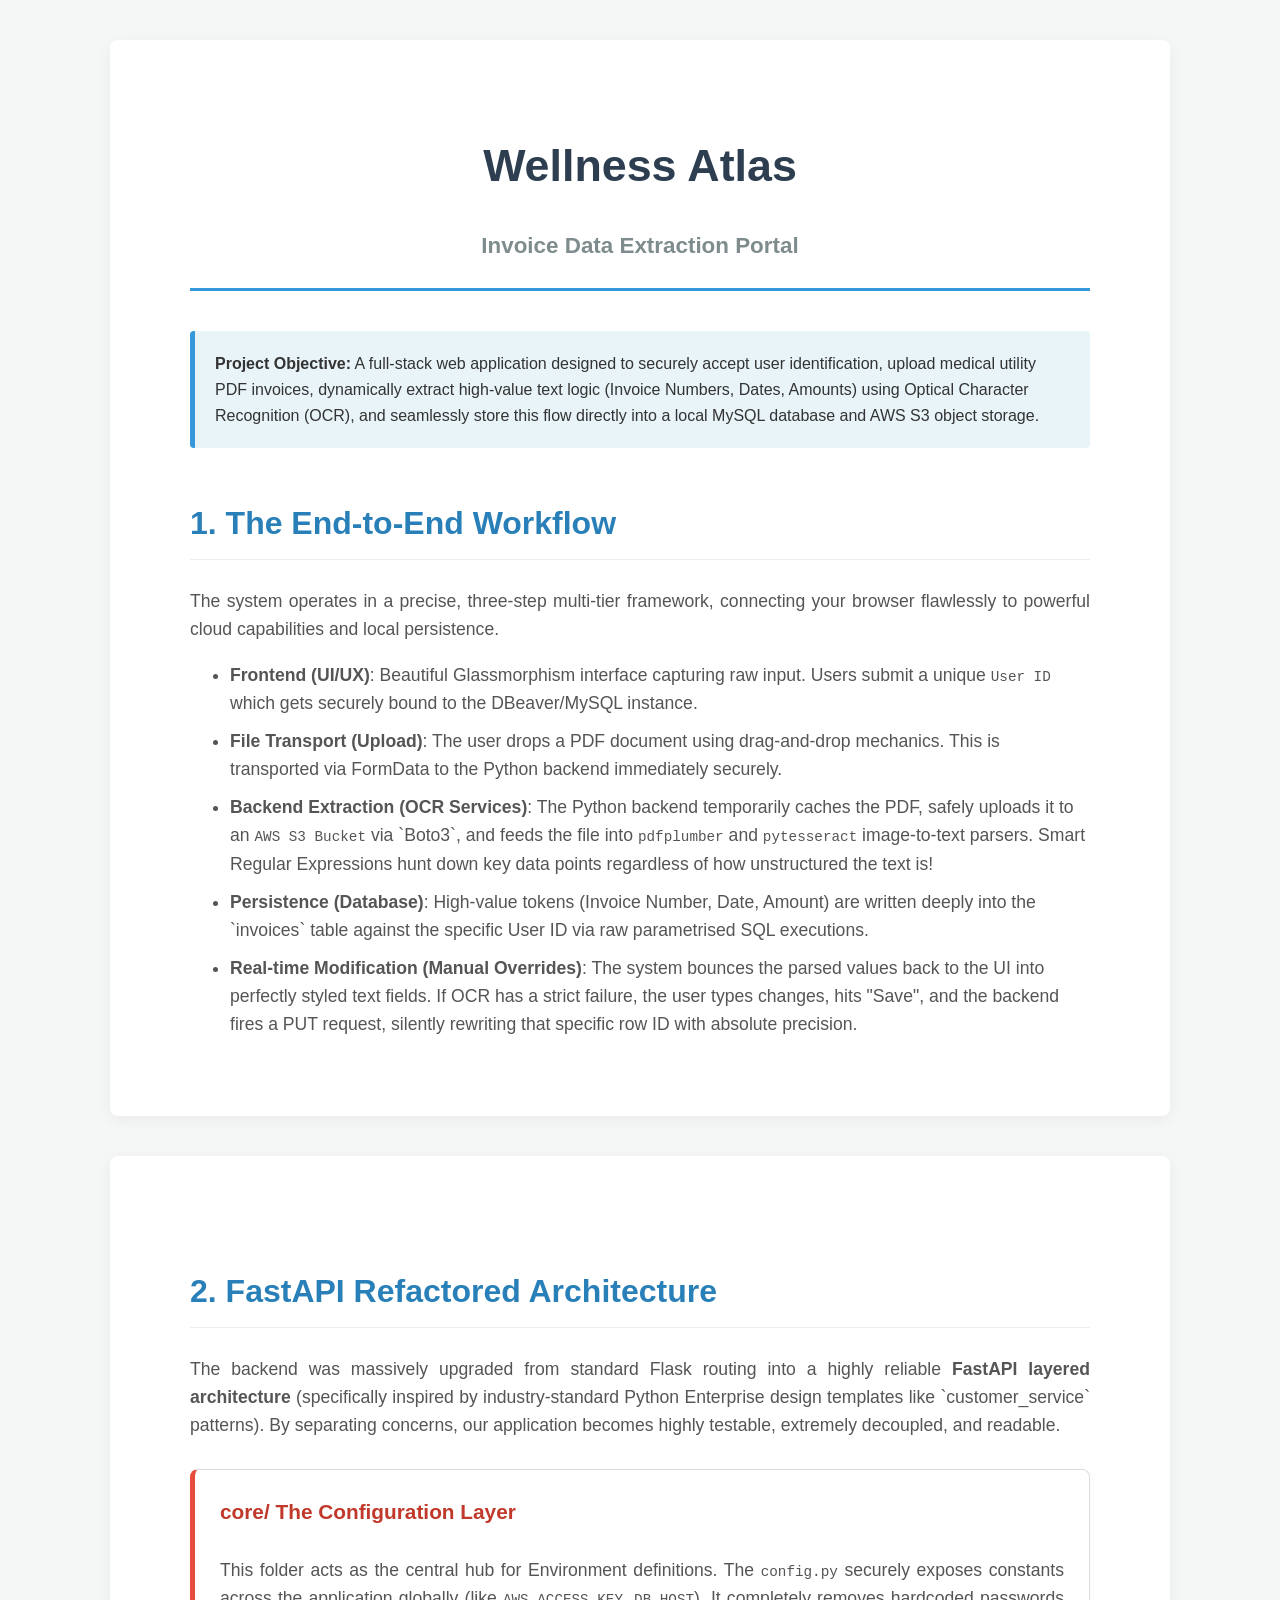
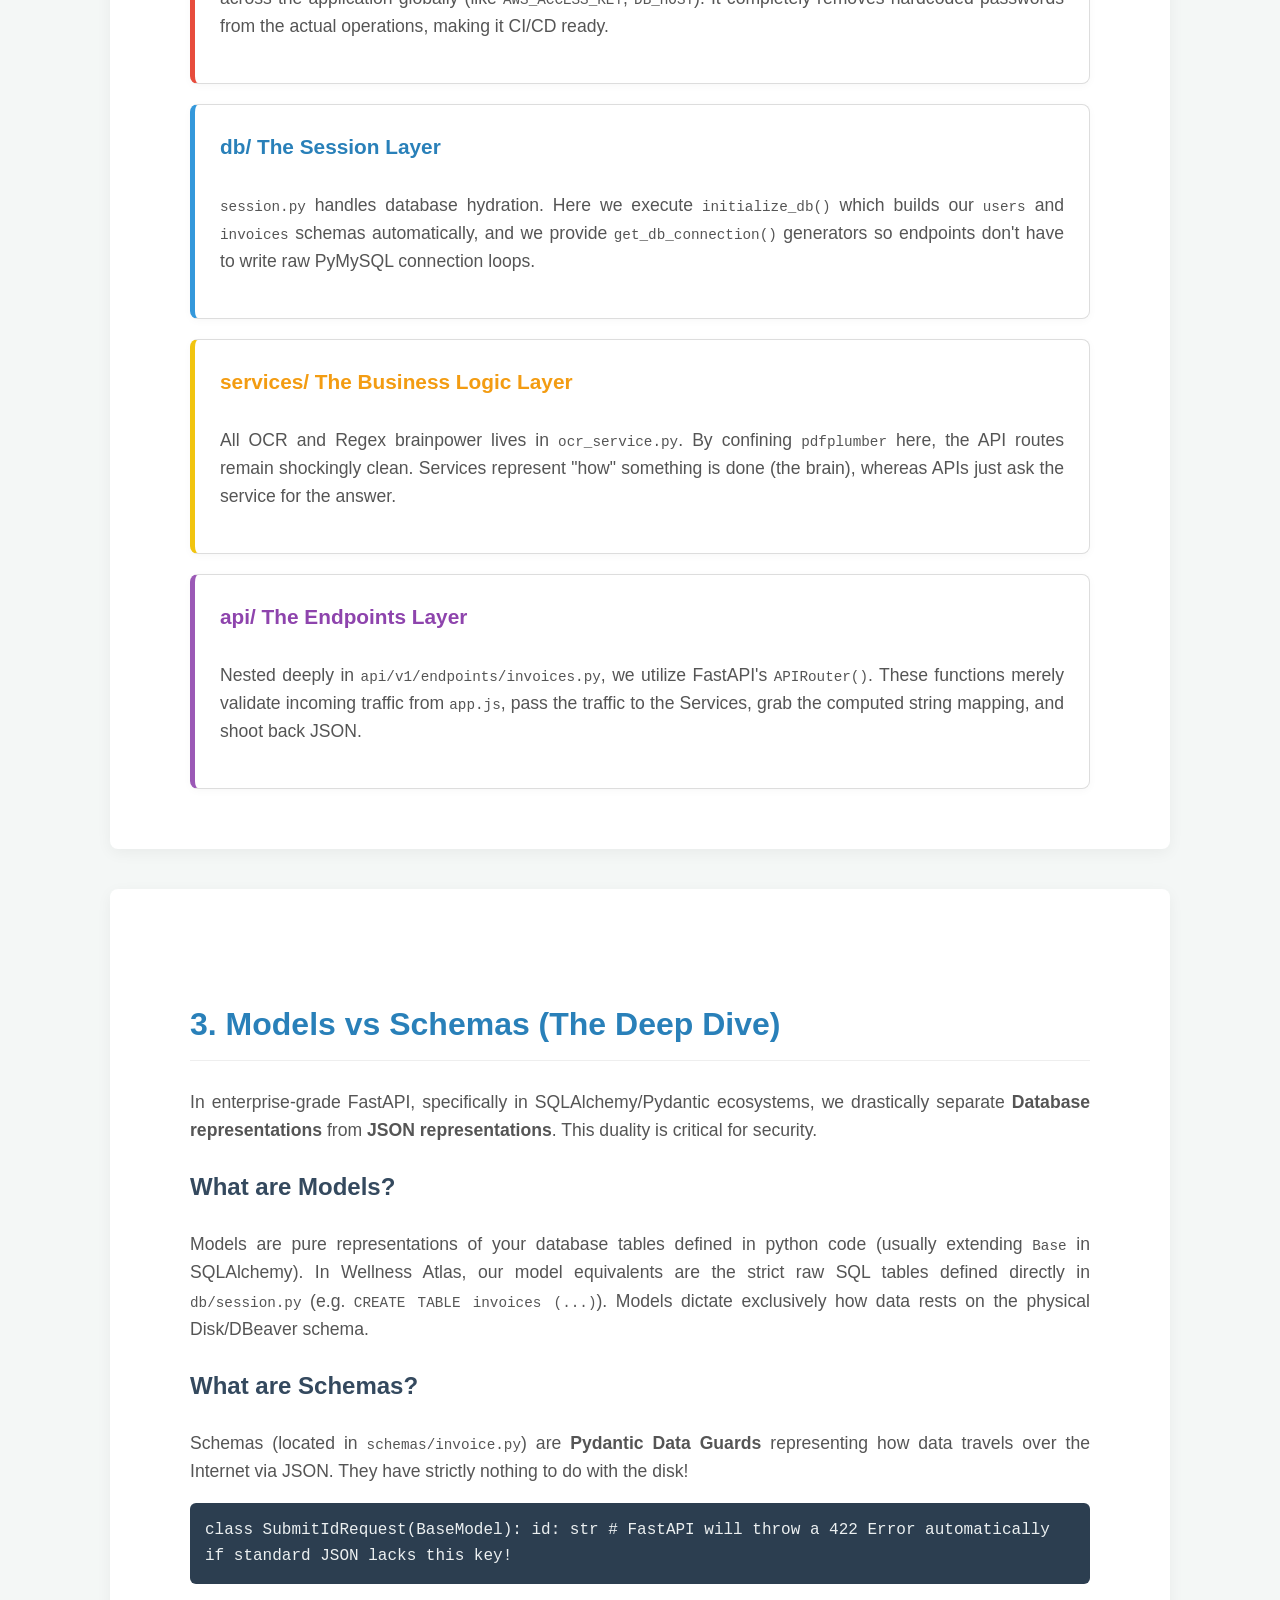
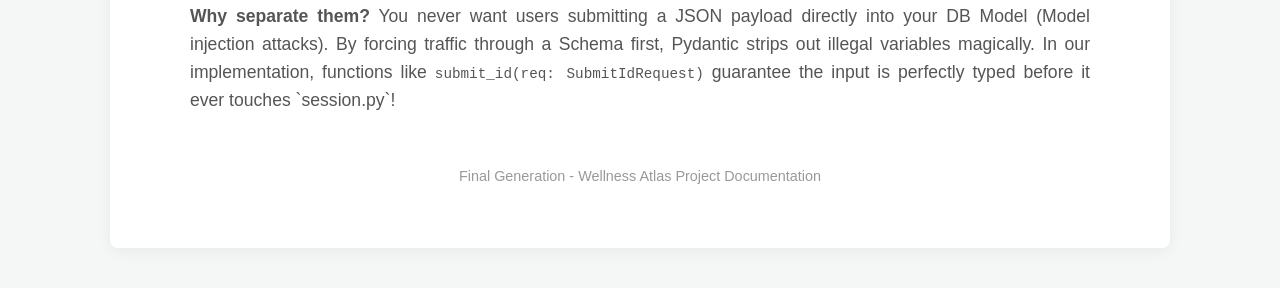
<file: Wellness_Atlas_Project_Presentation.html>
<!DOCTYPE html>
<html lang="en">
<head>
    <meta charset="UTF-8">
    <title>Wellness Atlas - Project Presentation</title>
    <style>
        body {
            font-family: 'Segoe UI', Tahoma, Geneva, Verdana, sans-serif;
            background-color: #f4f7f6;
            color: #333;
            line-height: 1.6;
            margin: 0;
            padding: 0;
        }
        .page {
            max-width: 900px;
            margin: 40px auto;
            background: #fff;
            padding: 60px 80px;
            box-shadow: 0 4px 15px rgba(0,0,0,0.05);
            border-radius: 8px;
            page-break-after: always;
        }
        h1 {
            color: #2c3e50;
            font-size: 2.8em;
            text-align: center;
            border-bottom: 3px solid #3498db;
            padding-bottom: 15px;
            margin-bottom: 40px;
        }
        h2 {
            color: #2980b9;
            font-size: 2em;
            margin-top: 50px;
            border-bottom: 1px solid #eee;
            padding-bottom: 10px;
        }
        h3 {
            color: #34495e;
            font-size: 1.5em;
        }
        p {
            font-size: 1.1em;
            color: #555;
            text-align: justify;
        }
        .highlight-box {
            background-color: #e8f4f8;
            border-left: 5px solid #3498db;
            padding: 20px;
            margin: 20px 0;
            border-radius: 4px;
        }
        .code-snippet {
            background: #2c3e50;
            color: #ecf0f1;
            padding: 15px;
            border-radius: 6px;
            font-family: 'Courier New', Courier, monospace;
            overflow-x: auto;
        }
        ul {
            font-size: 1.1em;
            color: #555;
        }
        li {
            margin-bottom: 10px;
        }
        .footer {
            text-align: center;
            font-size: 0.9em;
            color: #999;
            margin-top: 50px;
        }
        /* Grid for concept breakdowns */
        .concept-grid {
            display: grid;
            grid-template-columns: 1fr;
            gap: 20px;
            margin-top: 30px;
        }
        .concept-card {
            background: #fff;
            border: 1px solid #ddd;
            padding: 25px;
            border-radius: 8px;
            box-shadow: 0 2px 8px rgba(0,0,0,0.03);
            border-left: 5px solid #2ecc71;
        }
        .concept-card h4 {
            margin-top: 0;
            color: #27ae60;
            font-size: 1.3em;
        }
        @media print {
            body { background: white; }
            .page { box-shadow: none; margin: 0; padding: 20px 40px; border-radius: 0; }
        }
    </style>
</head>
<body>

    <!-- PAGE 1: Intro -->
    <div class="page">
        <h1>Wellness Atlas <br><span style="font-size: 0.5em; color: #7f8c8d;">Invoice Data Extraction Portal</span></h1>
        
        <div class="highlight-box">
            <strong>Project Objective:</strong> A full-stack web application designed to securely accept user identification, upload medical utility PDF invoices, dynamically extract high-value text logic (Invoice Numbers, Dates, Amounts) using Optical Character Recognition (OCR), and seamlessly store this flow directly into a local MySQL database and AWS S3 object storage.
        </div>

        <h2>1. The End-to-End Workflow</h2>
        <p>The system operates in a precise, three-step multi-tier framework, connecting your browser flawlessly to powerful cloud capabilities and local persistence.</p>
        
        <ul>
            <li><strong>Frontend (UI/UX)</strong>: Beautiful Glassmorphism interface capturing raw input. Users submit a unique <code>User ID</code> which gets securely bound to the DBeaver/MySQL instance.</li>
            <li><strong>File Transport (Upload)</strong>: The user drops a PDF document using drag-and-drop mechanics. This is transported via FormData to the Python backend immediately securely.</li>
            <li><strong>Backend Extraction (OCR Services)</strong>: The Python backend temporarily caches the PDF, safely uploads it to an <code>AWS S3 Bucket</code> via `Boto3`, and feeds the file into <code>pdfplumber</code> and <code>pytesseract</code> image-to-text parsers. Smart Regular Expressions hunt down key data points regardless of how unstructured the text is!</li>
            <li><strong>Persistence (Database)</strong>: High-value tokens (Invoice Number, Date, Amount) are written deeply into the `invoices` table against the specific User ID via raw parametrised SQL executions.</li>
            <li><strong>Real-time Modification (Manual Overrides)</strong>: The system bounces the parsed values back to the UI into perfectly styled text fields. If OCR has a strict failure, the user types changes, hits "Save", and the backend fires a PUT request, silently rewriting that specific row ID with absolute precision.</li>
        </ul>
    </div>

    <!-- PAGE 2: Architecture Layers -->
    <div class="page">
        <h2>2. FastAPI Refactored Architecture</h2>
        <p>The backend was massively upgraded from standard Flask routing into a highly reliable <strong>FastAPI layered architecture</strong> (specifically inspired by industry-standard Python Enterprise design templates like `customer_service` patterns). By separating concerns, our application becomes highly testable, extremely decoupled, and readable.</p>

        <div class="concept-grid">
            
            <div class="concept-card" style="border-left-color: #e74c3c;">
                <h4 style="color: #c0392b;">core/ The Configuration Layer</h4>
                <p>This folder acts as the central hub for Environment definitions. The <code>config.py</code> securely exposes constants across the application globally (like <code>AWS_ACCESS_KEY</code>, <code>DB_HOST</code>). It completely removes hardcoded passwords from the actual operations, making it CI/CD ready.</p>
            </div>

            <div class="concept-card" style="border-left-color: #3498db;">
                <h4 style="color: #2980b9;">db/ The Session Layer</h4>
                <p><code>session.py</code> handles database hydration. Here we execute <code>initialize_db()</code> which builds our <code>users</code> and <code>invoices</code> schemas automatically, and we provide <code>get_db_connection()</code> generators so endpoints don't have to write raw PyMySQL connection loops.</p>
            </div>

            <div class="concept-card" style="border-left-color: #f1c40f;">
                <h4 style="color: #f39c12;">services/ The Business Logic Layer</h4>
                <p>All OCR and Regex brainpower lives in <code>ocr_service.py</code>. By confining <code>pdfplumber</code> here, the API routes remain shockingly clean. Services represent "how" something is done (the brain), whereas APIs just ask the service for the answer.</p>
            </div>

            <div class="concept-card" style="border-left-color: #9b59b6;">
                <h4 style="color: #8e44ad;">api/ The Endpoints Layer</h4>
                <p>Nested deeply in <code>api/v1/endpoints/invoices.py</code>, we utilize FastAPI's <code>APIRouter()</code>. These functions merely validate incoming traffic from <code>app.js</code>, pass the traffic to the Services, grab the computed string mapping, and shoot back JSON.</p>
            </div>

        </div>
    </div>

    <!-- PAGE 3: Models vs Schemas -->
    <div class="page">
        <h2>3. Models vs Schemas (The Deep Dive)</h2>
        <p>In enterprise-grade FastAPI, specifically in SQLAlchemy/Pydantic ecosystems, we drastically separate <strong>Database representations</strong> from <strong>JSON representations</strong>. This duality is critical for security.</p>
        
        <h3>What are Models?</h3>
        <p>Models are pure representations of your database tables defined in python code (usually extending <code>Base</code> in SQLAlchemy). In Wellness Atlas, our model equivalents are the strict raw SQL tables defined directly in <code>db/session.py</code> (e.g. <code>CREATE TABLE invoices (...)</code>). Models dictate exclusively how data rests on the physical Disk/DBeaver schema.</p>

        <h3>What are Schemas?</h3>
        <p>Schemas (located in <code>schemas/invoice.py</code>) are <strong>Pydantic Data Guards</strong> representing how data travels over the Internet via JSON. They have strictly nothing to do with the disk!</p>
        
        <div class="code-snippet">
class SubmitIdRequest(BaseModel):
    id: str  # FastAPI will throw a 422 Error automatically if standard JSON lacks this key!
        </div>
        
        <p><strong>Why separate them?</strong> You never want users submitting a JSON payload directly into your DB Model (Model injection attacks). By forcing traffic through a Schema first, Pydantic strips out illegal variables magically. In our implementation, functions like <code>submit_id(req: SubmitIdRequest)</code> guarantee the input is perfectly typed before it ever touches `session.py`!</p>

        <div class="footer">
            Final Generation - Wellness Atlas Project Documentation
        </div>
    </div>

</body>
</html>
</file>
